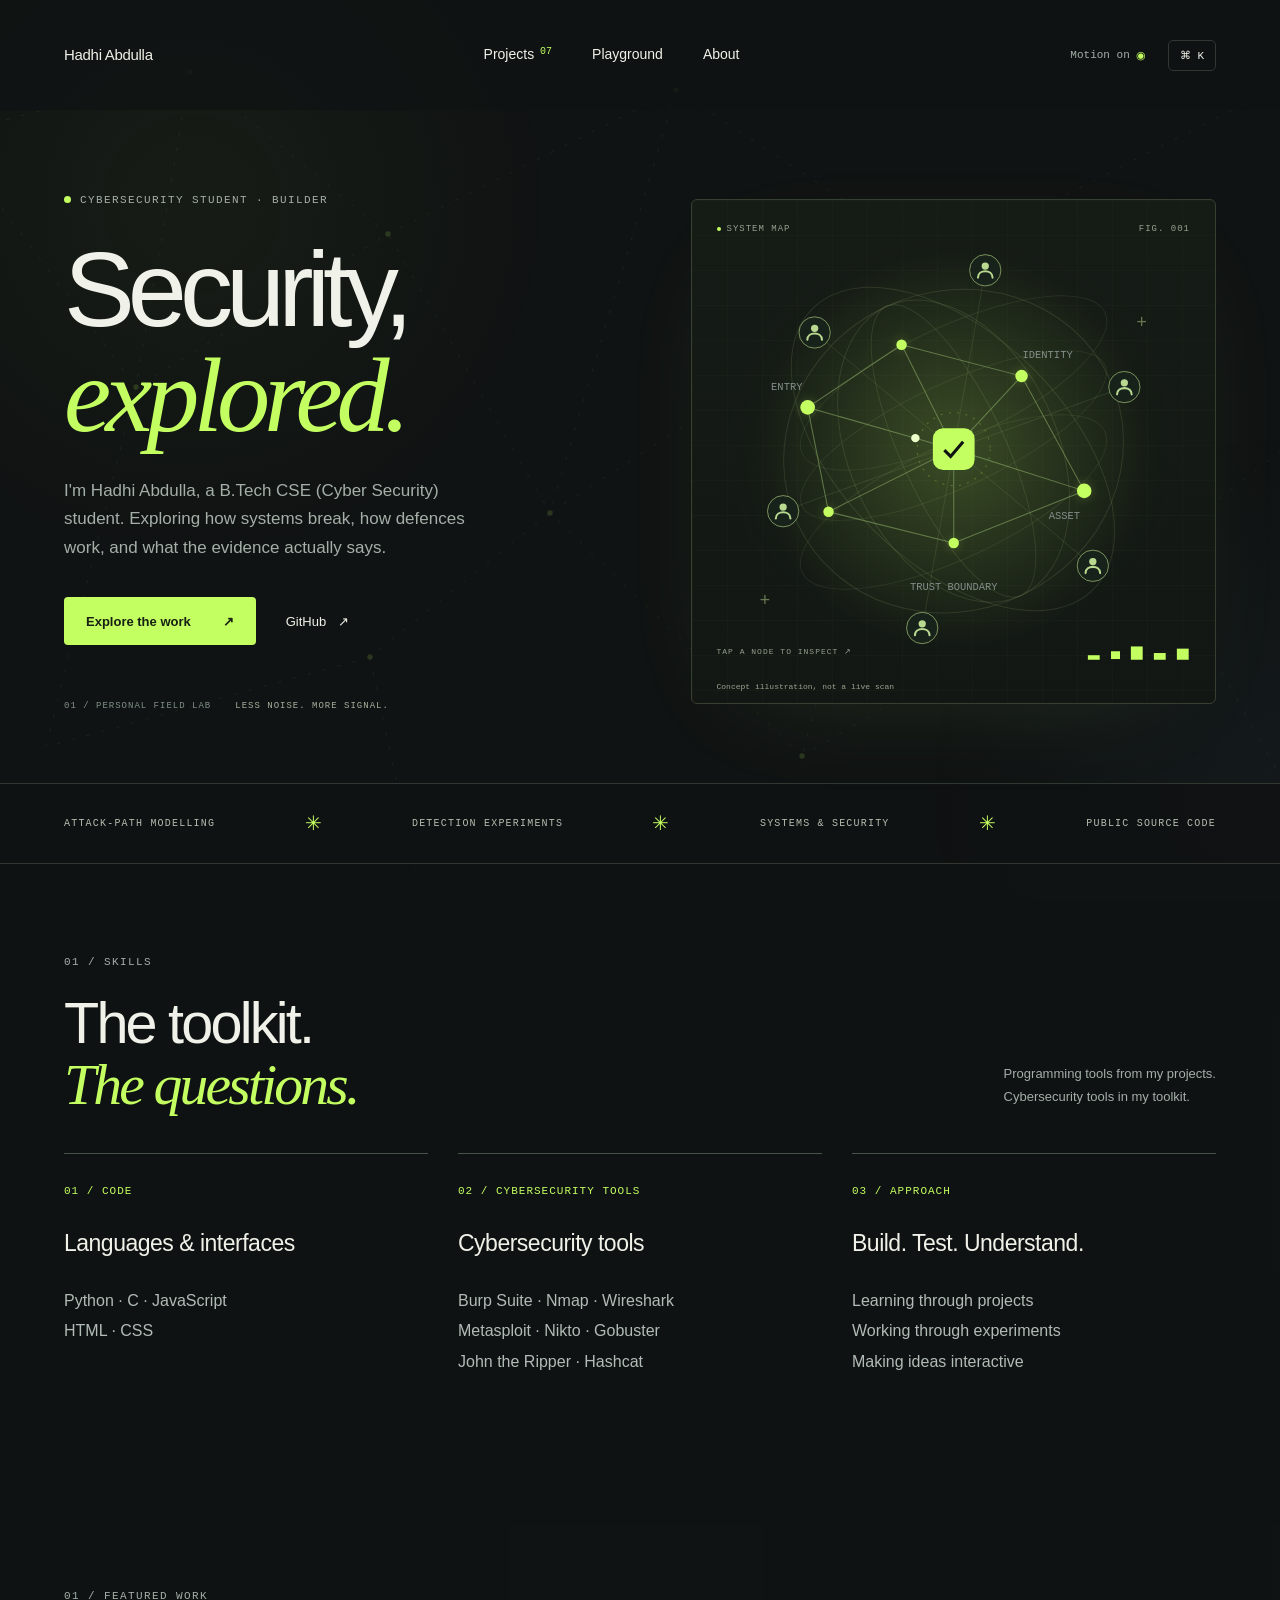
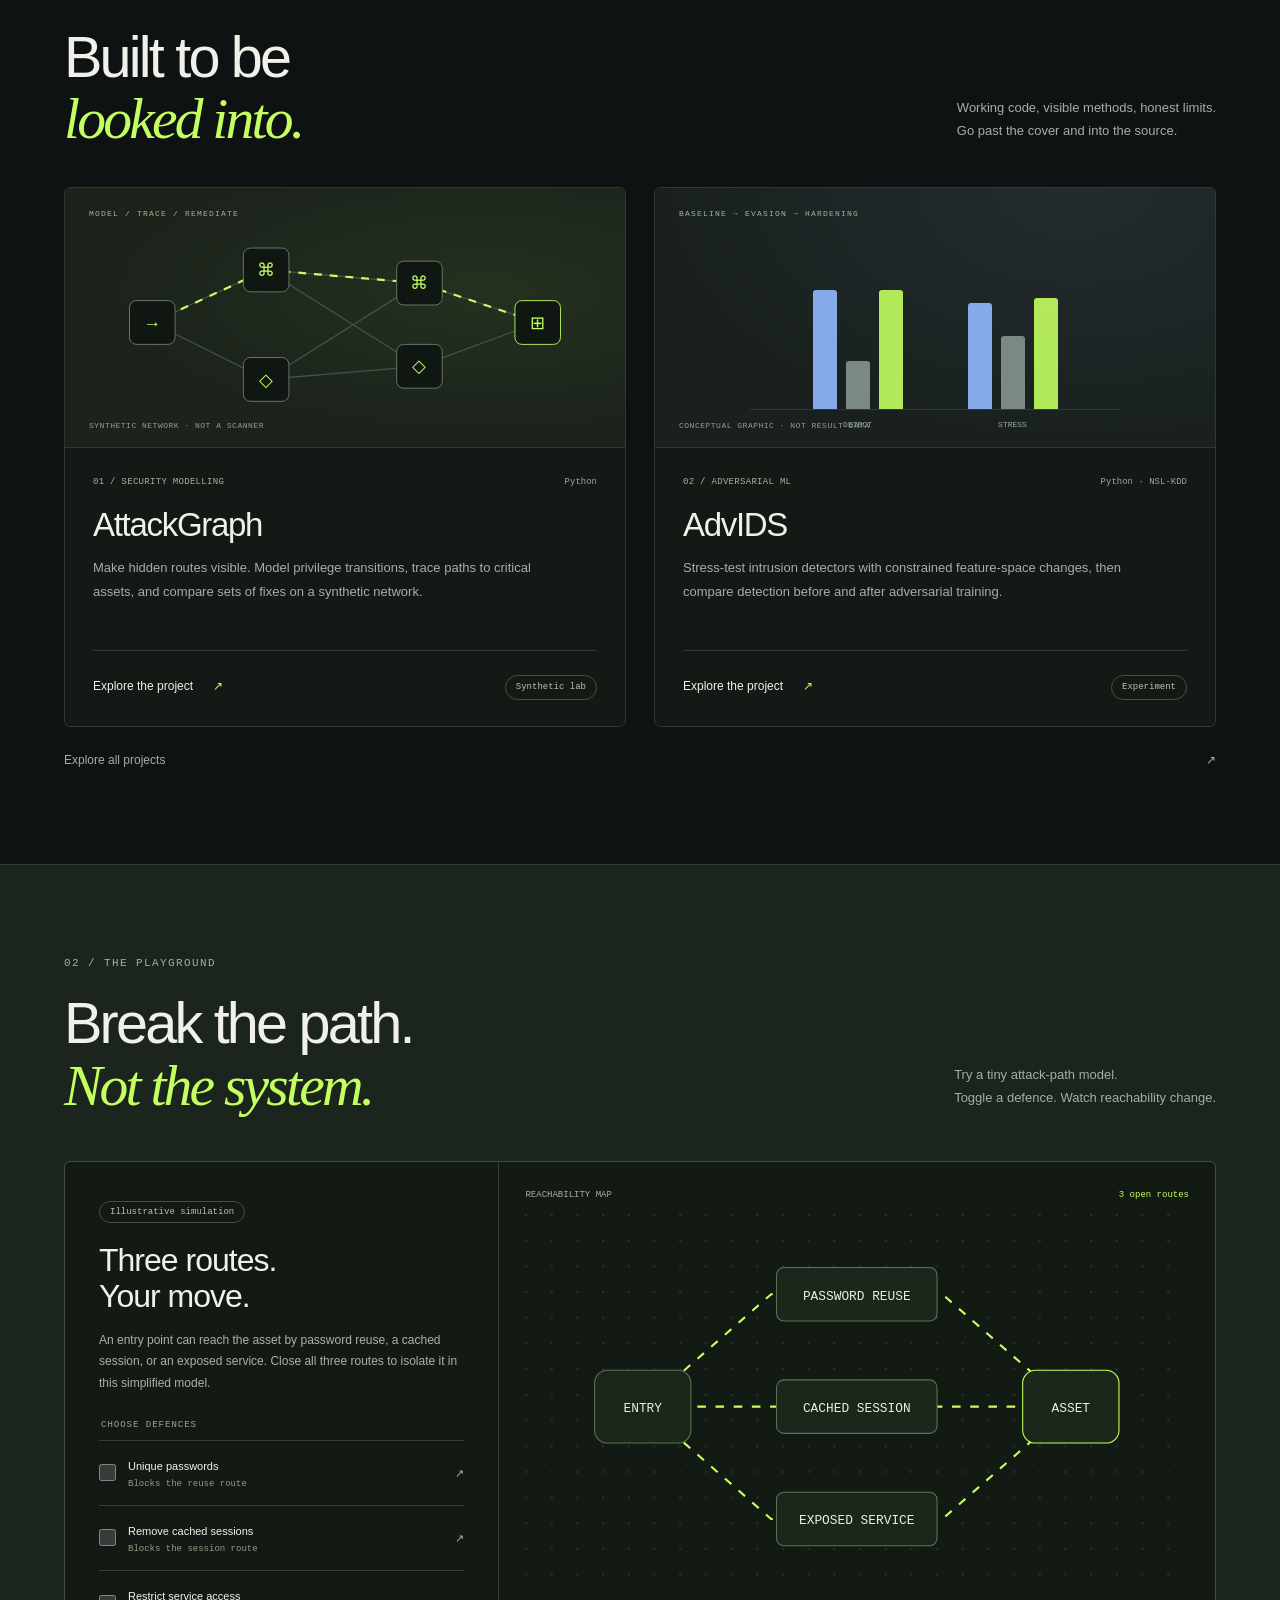
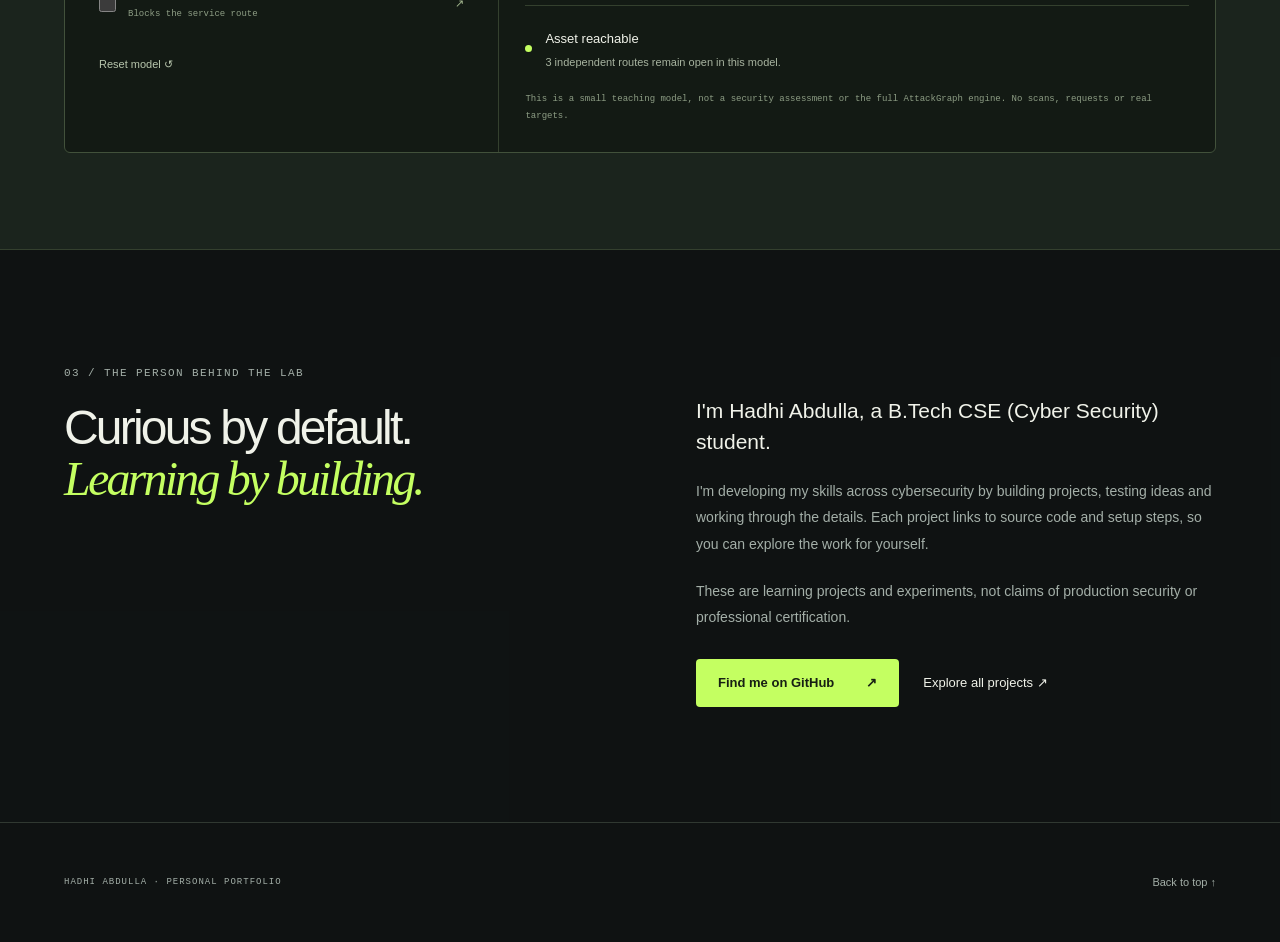
<file: index.html>
<!doctype html>
<html lang="en">
<head>
<meta charset="utf-8"><meta name="viewport" content="width=device-width,initial-scale=1">
<meta name="referrer" content="no-referrer"><meta http-equiv="Content-Security-Policy" content="default-src 'self'; script-src 'self'; style-src 'self' 'unsafe-inline'; img-src 'self' data:; connect-src 'none'; base-uri 'self'; form-action 'none'; object-src 'none'"><meta name="theme-color" content="#101313">
<meta name="description" content="Hadhi Abdulla's cybersecurity portfolio. Explore attack-path analysis, file integrity, machine-learning resilience and interactive security models.">
<meta property="og:title" content="Hadhi Abdulla | Security, explored."><meta property="og:description" content="Cybersecurity student. A portfolio of security projects, experiments and source code."><meta property="og:type" content="website">
<title>Hadhi Abdulla | Security, explored.</title><link rel="icon" href="data:,"><link rel="stylesheet" href="style.css?v=3"><script src="app.js?v=3" defer></script>
</head>
<body>
<div class="ambient-network" aria-hidden="true"><svg viewBox="0 0 1440 1000" preserveAspectRatio="xMidYMid slice"><g class="ambient-lines"><path d="M-50 150 220 80 440 260 760 100 1050 290 1460 80M-50 150 160 430 440 260 620 570 1050 290 1290 610 1460 480M160 430 60 830 420 730 620 570 900 840 1290 610 1480 950M220 80 160 430M760 100 620 570M1050 290 900 840M420 730 490 1060"/></g><g class="ambient-nodes"><circle cx="220" cy="80" r="3"/><circle cx="440" cy="260" r="3"/><circle cx="760" cy="100" r="3"/><circle cx="1050" cy="290" r="3"/><circle cx="160" cy="430" r="3"/><circle cx="620" cy="570" r="3"/><circle cx="1290" cy="610" r="3"/><circle cx="420" cy="730" r="3"/><circle cx="900" cy="840" r="3"/></g></svg><div class="ambient-light light-one"></div><div class="ambient-light light-two"></div></div>
<a class="skip" href="#main">Skip to content</a>
<div class="progress" aria-hidden="true"></div>
<header class="site-header wrap"><a class="site-name" href="#" aria-label="Hadhi Abdulla, home">Hadhi Abdulla</a><nav aria-label="Main navigation"><a href="projects.html">Projects <span>07</span></a><a href="#lab">Playground</a><a href="#about">About</a></nav><div class="header-actions"><button class="js-only" id="motion" aria-pressed="false" title="Pause decorative motion">Motion <span aria-hidden="true">◉</span></button><button class="js-only" id="open-search" aria-label="Open quick navigation">⌘ K</button></div></header>
<main id="main">
<section class="hero wrap" aria-labelledby="hero-title"><div class="hero-copy"><div class="eyebrow"><span class="status-dot"></span> CYBERSECURITY STUDENT · BUILDER</div><h1 id="hero-title">Security,<br><em>explored.</em></h1><p class="hero-intro">I'm Hadhi Abdulla, a B.Tech CSE (Cyber Security) student. Exploring how systems break, how defences work, and what the evidence actually says.</p><div class="hero-links"><a class="button primary" href="#work">Explore the work <span>↗</span></a><a class="text-link" href="https://github.com/hadhiabdulla">GitHub <span>↗</span></a></div><div class="hero-footnote"><span>01 / PERSONAL FIELD LAB</span><span>LESS NOISE. MORE SIGNAL.</span></div></div>
<div class="instrument" aria-label="Illustrative security network artwork"><div class="instrument-top"><span><i></i> SYSTEM MAP</span><span>FIG. 001</span></div><div class="orbital"><div class="orbit orbit-a"></div><div class="orbit orbit-b"></div><div class="orbit orbit-c"></div><div class="orbit orbit-d"></div><div class="sphere-line line-a"></div><div class="sphere-line line-b"></div><div class="sphere-line line-c"></div><svg class="network" aria-hidden="true" viewBox="0 0 480 420"><defs><radialGradient id="glow"><stop stop-color="#c4ff61" stop-opacity=".19"/><stop offset="1" stop-color="#c4ff61" stop-opacity="0"/></radialGradient></defs><circle cx="240" cy="210" r="190" fill="url(#glow)"/><g class="orbiting-users"><path d="M240 210 403.5 150.5" stroke="#8ca969" stroke-width=".7" opacity=".24"/><g transform="translate(403.5 150.5)"><g class="user-glyph"><circle r="15" fill="#17221b" stroke="#8ea96a" stroke-width=".8"/><circle cy="-4" r="3.5" fill="#b9d890"/><path d="M-7 7c0-8 14-8 14 0" fill="none" stroke="#b9d890" stroke-width="2" stroke-linecap="round"/></g></g><path d="M240 210 373.3 321.8" stroke="#8ca969" stroke-width=".7" opacity=".24"/><g transform="translate(373.3 321.8)"><g class="user-glyph"><circle r="15" fill="#17221b" stroke="#8ea96a" stroke-width=".8"/><circle cy="-4" r="3.5" fill="#b9d890"/><path d="M-7 7c0-8 14-8 14 0" fill="none" stroke="#b9d890" stroke-width="2" stroke-linecap="round"/></g></g><path d="M240 210 209.8 381.4" stroke="#8ca969" stroke-width=".7" opacity=".24"/><g transform="translate(209.8 381.4)"><g class="user-glyph"><circle r="15" fill="#17221b" stroke="#8ea96a" stroke-width=".8"/><circle cy="-4" r="3.5" fill="#b9d890"/><path d="M-7 7c0-8 14-8 14 0" fill="none" stroke="#b9d890" stroke-width="2" stroke-linecap="round"/></g></g><path d="M240 210 76.5 269.5" stroke="#8ca969" stroke-width=".7" opacity=".24"/><g transform="translate(76.5 269.5)"><g class="user-glyph"><circle r="15" fill="#17221b" stroke="#8ea96a" stroke-width=".8"/><circle cy="-4" r="3.5" fill="#b9d890"/><path d="M-7 7c0-8 14-8 14 0" fill="none" stroke="#b9d890" stroke-width="2" stroke-linecap="round"/></g></g><path d="M240 210 106.7 98.2" stroke="#8ca969" stroke-width=".7" opacity=".24"/><g transform="translate(106.7 98.2)"><g class="user-glyph"><circle r="15" fill="#17221b" stroke="#8ea96a" stroke-width=".8"/><circle cy="-4" r="3.5" fill="#b9d890"/><path d="M-7 7c0-8 14-8 14 0" fill="none" stroke="#b9d890" stroke-width="2" stroke-linecap="round"/></g></g><path d="M240 210 270.2 38.6" stroke="#8ca969" stroke-width=".7" opacity=".24"/><g transform="translate(270.2 38.6)"><g class="user-glyph"><circle r="15" fill="#17221b" stroke="#8ea96a" stroke-width=".8"/><circle cy="-4" r="3.5" fill="#b9d890"/><path d="M-7 7c0-8 14-8 14 0" fill="none" stroke="#b9d890" stroke-width="2" stroke-linecap="round"/></g></g></g><g class="net-lines"><path d="M100 170 190 110 305 140 365 250 240 300 120 270 100 170 240 210 305 140M190 110 240 210 240 300M120 270 240 210 365 250"/></g><g class="net-node"><circle cx="100" cy="170" r="7"/><circle cx="190" cy="110" r="5"/><circle cx="305" cy="140" r="6"/><circle cx="365" cy="250" r="7"/><circle cx="240" cy="300" r="5"/><circle cx="120" cy="270" r="5"/></g><g class="packet"><circle r="4"><animateMotion dur="4s" repeatCount="indefinite" path="M100 170 240 210 365 250"/></circle></g><circle class="core-halo" cx="240" cy="210" r="35"/><rect x="220" y="190" width="40" height="40" rx="10" fill="#c4ff61"/><path d="m231 211 6 6 12-14" fill="none" stroke="#101313" stroke-width="3"/><g fill="#82908b" font-family="monospace" font-size="10"><text x="65" y="153">ENTRY</text><text x="306" y="123">IDENTITY</text><text x="331" y="277">ASSET</text><text x="198" y="345">TRUST BOUNDARY</text></g></svg><button class="trace-hotspot hotspot-entry js-only" data-node="entry" aria-label="Inspect entry node" aria-pressed="false"><span></span></button><button class="trace-hotspot hotspot-identity js-only" data-node="identity" aria-label="Inspect identity node" aria-pressed="false"><span></span></button><button class="trace-hotspot hotspot-asset js-only" data-node="asset" aria-label="Inspect asset node" aria-pressed="false"><span></span></button><div class="cross cross-a">+</div><div class="cross cross-b">+</div></div><div class="instrument-bottom"><span class="figure-instruction">TAP A NODE TO INSPECT ↗</span><span class="signal-bars" aria-hidden="true">▂ ▄ ▆ ▃ ▅</span></div><div class="figure-inspector" id="figure-inspector" role="status" hidden></div><div class="art-label">Concept illustration, not a live scan</div></div></section>
<div class="discipline-band"><div class="wrap"><span>ATTACK-PATH MODELLING</span><b>✳</b><span>DETECTION EXPERIMENTS</span><b>✳</b><span>SYSTEMS & SECURITY</span><b>✳</b><span>PUBLIC SOURCE CODE</span></div></div>
<section id="skills" class="section wrap skills-section" aria-labelledby="skills-title"><div class="section-head"><div><div class="eyebrow">01 / SKILLS</div><h2 id="skills-title">The toolkit.<br><em>The questions.</em></h2></div><p>Programming tools from my projects.<br>Cybersecurity tools in my toolkit.</p></div><div class="skills-grid"><div><span class="skill-index">01 / CODE</span><h3>Languages & interfaces</h3><p>Python · C · JavaScript<br>HTML · CSS</p></div><div><span class="skill-index">02 / CYBERSECURITY TOOLS</span><h3>Cybersecurity tools</h3><p>Burp Suite · Nmap · Wireshark<br>Metasploit · Nikto · Gobuster<br>John the Ripper · Hashcat</p></div><div><span class="skill-index">03 / APPROACH</span><h3>Build. Test. Understand.</h3><p>Learning through projects<br>Working through experiments<br>Making ideas interactive</p></div></div></section><section id="work" class="section wrap" aria-labelledby="work-title"><div class="section-head"><div><div class="eyebrow">01 / FEATURED WORK</div><h2 id="work-title">Built to be<br><em>looked into.</em></h2></div><p>Working code, visible methods, honest limits.<br>Go past the cover and into the source.</p></div>
<div class="projects">
<article class="project feature" data-category="security"><a class="project-art graph-art" href="https://github.com/hadhiabdulla/attackgraph" data-project="attackgraph" aria-label="Explore AttackGraph project details"><span class="art-kicker">MODEL / TRACE / REMEDIATE</span><svg viewBox="0 0 600 250"><g fill="none" stroke="#46514a" stroke-width="1.5"><path d="M80 125 210 65 385 80 520 125M80 125 210 190 385 175 520 125M210 65 385 175M210 190 385 80"/></g><path class="route" d="M80 125 210 65 385 80 520 125" fill="none" stroke="#c4ff61" stroke-width="2.5"/><g fill="#101713" stroke="#71806f"><rect x="54" y="100" width="52" height="50" rx="8"/><rect x="184" y="40" width="52" height="50" rx="8"/><rect x="184" y="165" width="52" height="50" rx="8"/><rect x="359" y="55" width="52" height="50" rx="8"/><rect x="359" y="150" width="52" height="50" rx="8"/><rect x="494" y="100" width="52" height="50" rx="8" stroke="#c4ff61"/></g><g fill="#c4ff61" font-size="20" font-family="monospace" text-anchor="middle"><text x="80" y="132">→</text><text x="210" y="72">⌘</text><text x="210" y="197">◇</text><text x="385" y="87">⌘</text><text x="385" y="182">◇</text><text x="520" y="132">⊞</text></g></svg><span class="art-caption">SYNTHETIC NETWORK · NOT A SCANNER</span></a><div class="project-body"><div class="project-meta"><span>01 / SECURITY MODELLING</span><span>Python</span></div><h3>AttackGraph</h3><p>Make hidden routes visible. Model privilege transitions, trace paths to critical assets, and compare sets of fixes on a synthetic network.</p><div class="project-bottom"><a class="case-link" href="https://github.com/hadhiabdulla/attackgraph" data-project="attackgraph">Explore the project <span>↗</span></a><span class="pill">Synthetic lab</span></div></div></article>
<article class="project" data-category="ml"><a class="project-art ml-art" href="https://github.com/hadhiabdulla/advids-adversarial-resilience-lab" data-project="advids" aria-label="Explore AdvIDS project details"><span class="art-kicker">BASELINE → EVASION → HARDENING</span><div class="chart-decor"><div><span>DETECT</span><i style="--height:88%;--color:#92b8ff"></i><i style="--height:35%;--color:#87948e"></i><i style="--height:88%;--color:#c4ff61"></i></div><div><span>STRESS</span><i style="--height:78%;--color:#92b8ff"></i><i style="--height:54%;--color:#87948e"></i><i style="--height:82%;--color:#c4ff61"></i></div></div><span class="art-caption">CONCEPTUAL GRAPHIC · NOT RESULT DATA</span></a><div class="project-body"><div class="project-meta"><span>02 / ADVERSARIAL ML</span><span>Python · NSL-KDD</span></div><h3>AdvIDS</h3><p>Stress-test intrusion detectors with constrained feature-space changes, then compare detection before and after adversarial training.</p><div class="project-bottom"><a class="case-link" href="https://github.com/hadhiabdulla/advids-adversarial-resilience-lab" data-project="advids">Explore the project <span>↗</span></a><span class="pill">Experiment</span></div></div></article>


</div><a class="all-repos" href="projects.html">Explore all projects <span>↗</span></a></section>
<section id="lab" class="lab-section"><div class="wrap"><div class="section-head"><div><div class="eyebrow">02 / THE PLAYGROUND</div><h2>Break the path.<br><em>Not the system.</em></h2></div><p>Try a tiny attack-path model.<br>Toggle a defence. Watch reachability change.</p></div><div class="lab-grid"><div class="lab-controls"><span class="pill">Illustrative simulation</span><h3>Three routes.<br>Your move.</h3><p>An entry point can reach the asset by password reuse, a cached session, or an exposed service. Close all three routes to isolate it in this simplified model.</p><noscript><p>This interactive model needs JavaScript. All project summaries and source links work without it.</p></noscript><fieldset disabled><legend>Choose defences</legend><label><input type="checkbox" id="password"><span>Unique passwords<small>Blocks the reuse route</small></span><span aria-hidden="true">↗</span></label><label><input type="checkbox" id="session"><span>Remove cached sessions<small>Blocks the session route</small></span><span aria-hidden="true">↗</span></label><label><input type="checkbox" id="service"><span>Restrict service access<small>Blocks the service route</small></span><span aria-hidden="true">↗</span></label></fieldset><button id="reset-lab" class="text-link">Reset model ↺</button></div><div class="lab-map"><div class="map-heading"><span>REACHABILITY MAP</span><span id="path-count" role="status" aria-live="polite">3 open routes</span></div><svg viewBox="0 0 620 360" role="img" aria-labelledby="map-title map-description"><title id="map-title">Three-route reachability model</title><desc id="map-description">Entry connects through password reuse, cached session and exposed service to the asset. Use the controls to block each route.</desc><defs><pattern id="dots" width="24" height="24" patternUnits="userSpaceOnUse"><circle cx="1" cy="1" r="1" fill="#2c3530"/></pattern></defs><rect width="620" height="360" fill="url(#dots)"/><g fill="none" stroke-width="2"><path id="path-password" class="attack-path" d="M110 180 230 75H390L510 180"/><path id="path-session" class="attack-path" d="M110 180H510"/><path id="path-service" class="attack-path" d="M110 180 230 285H390L510 180"/></g><g class="map-node"><rect x="65" y="146" width="90" height="68" rx="12"/><rect id="asset-box" x="465" y="146" width="90" height="68" rx="12"/><rect x="235" y="50" width="150" height="50" rx="7"/><rect x="235" y="155" width="150" height="50" rx="7"/><rect x="235" y="260" width="150" height="50" rx="7"/></g><g fill="#e7eee8" text-anchor="middle" font-family="monospace" font-size="12"><text x="110" y="185">ENTRY</text><text x="510" y="185">ASSET</text><text x="310" y="80">PASSWORD REUSE</text><text x="310" y="185">CACHED SESSION</text><text x="310" y="290">EXPOSED SERVICE</text></g></svg><ul class="route-summary" aria-label="Route status"><li>Password reuse <span id="status-password">Open</span></li><li>Cached session <span id="status-session">Open</span></li><li>Exposed service <span id="status-service">Open</span></li></ul><div id="lab-result" class="lab-result" role="status"><span class="result-dot"></span><div><strong>Asset reachable</strong><p>3 independent routes remain open in this model.</p></div></div><p class="lab-note">This is a small teaching model, not a security assessment or the full AttackGraph engine. No scans, requests or real targets.</p></div></div></div></section>
<section id="about" class="section wrap about-section"><div><div class="eyebrow">03 / THE PERSON BEHIND THE LAB</div><h2>Curious by default.<br><em>Learning by building.</em></h2></div><div class="about-copy"><p class="large-copy">I'm Hadhi Abdulla, a B.Tech CSE (Cyber Security) student.</p><p>I'm developing my skills across cybersecurity by building projects, testing ideas and working through the details. Each project links to source code and setup steps, so you can explore the work for yourself.</p><p>These are learning projects and experiments, not claims of production security or professional certification.</p><div class="about-links"><a class="button primary" href="https://github.com/hadhiabdulla">Find me on GitHub <span>↗</span></a><a class="text-link" href="projects.html">Explore all projects ↗</a></div></div></section>
</main><footer class="wrap"><span>HADHI ABDULLA · PERSONAL PORTFOLIO</span><a href="#">Back to top ↑</a></footer>
<dialog id="project-dialog" aria-labelledby="dialog-title"><button class="dialog-close" aria-label="Close project details">✕</button><div class="eyebrow" id="dialog-category"></div><h2 id="dialog-title"></h2><p id="dialog-summary" class="large-copy"></p><h3>Inside the project</h3><ul id="dialog-points"></ul><div class="limits"><h3>What it does not claim</h3><p id="dialog-limits"></p></div><a id="dialog-source" class="button primary" href="https://github.com/hadhiabdulla">Inspect source code ↗</a></dialog>
<dialog id="nav-dialog" aria-labelledby="nav-title"><div class="nav-dialog-head"><h2 id="nav-title">Quick navigation</h2><button class="dialog-close" aria-label="Close quick navigation">✕</button></div><a href="projects.html">01 &nbsp; All projects <span>↗</span></a><a href="#lab">02 &nbsp; Interactive playground <span>↗</span></a><a href="#about">03 &nbsp; About Hadhi <span>↗</span></a><a href="https://github.com/hadhiabdulla">GitHub profile <span>↗</span></a><p>Press Escape to close.</p></dialog>
</body></html>
</file>
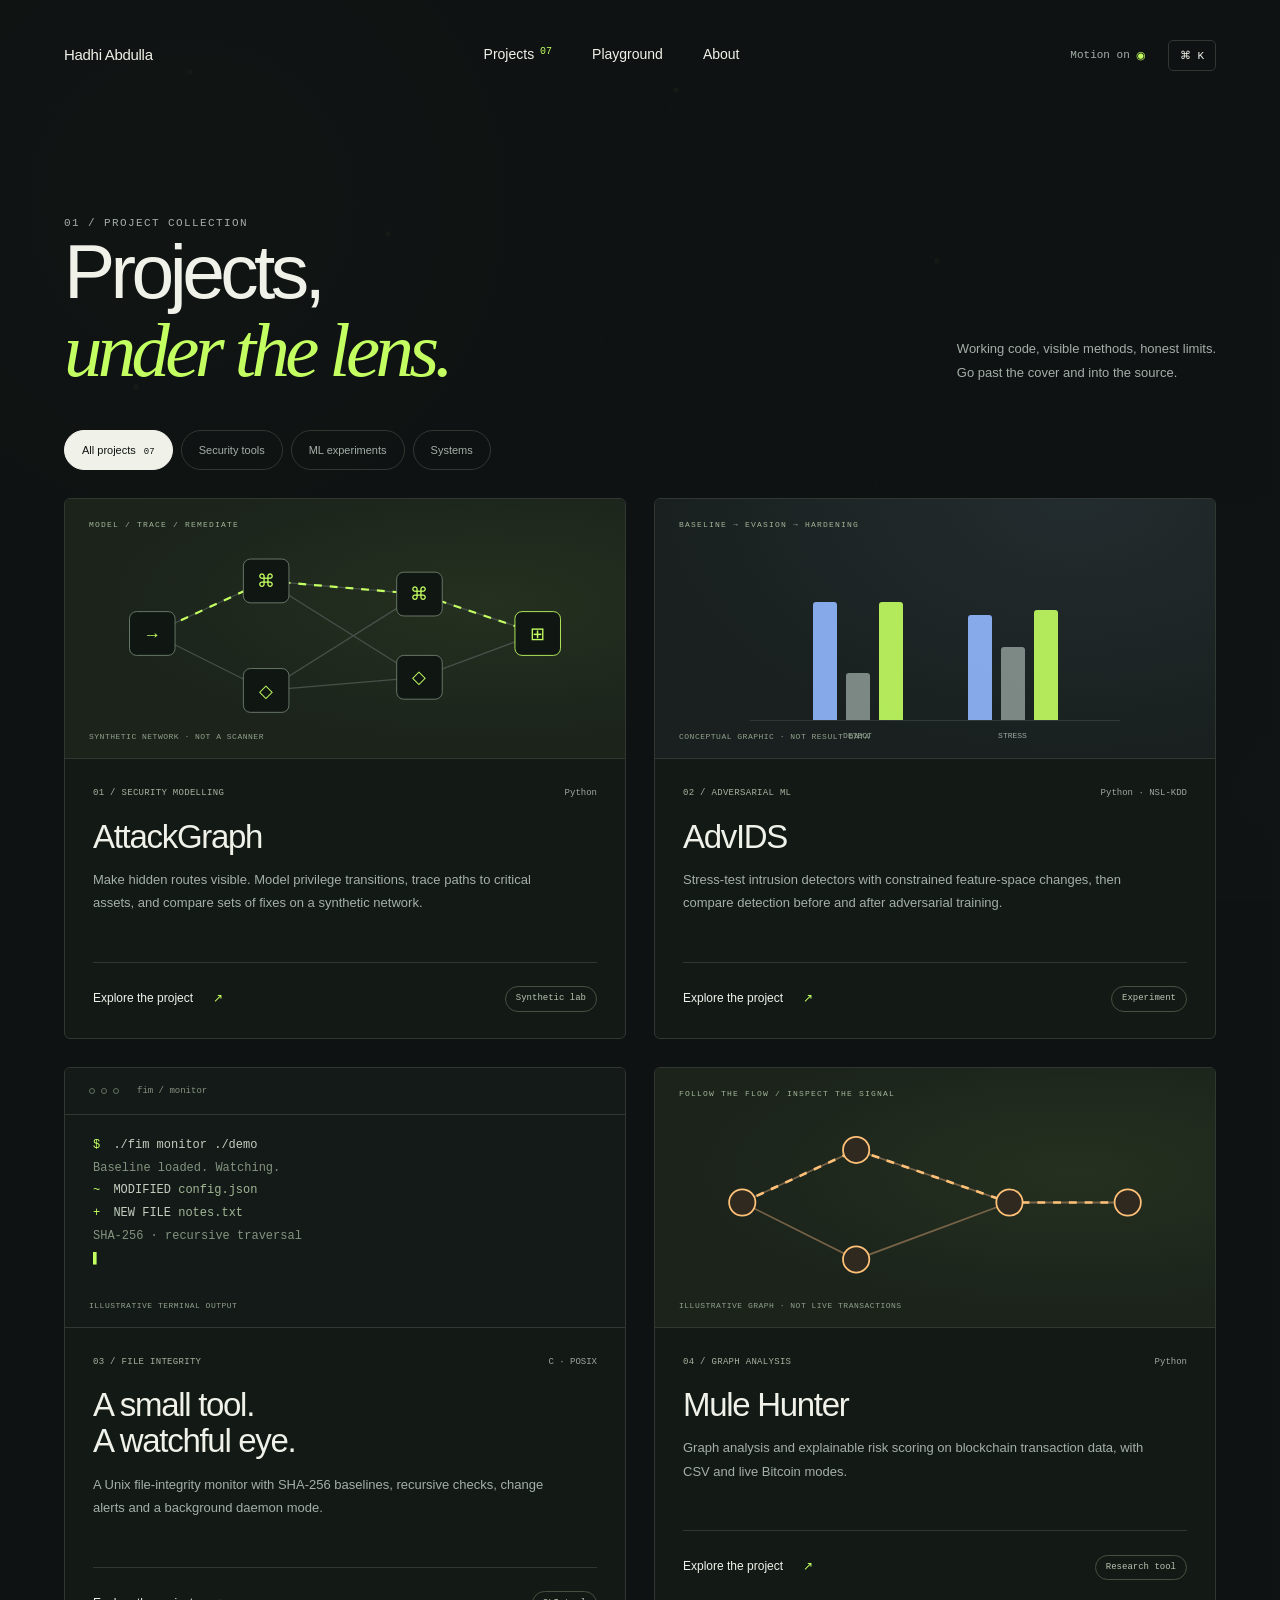
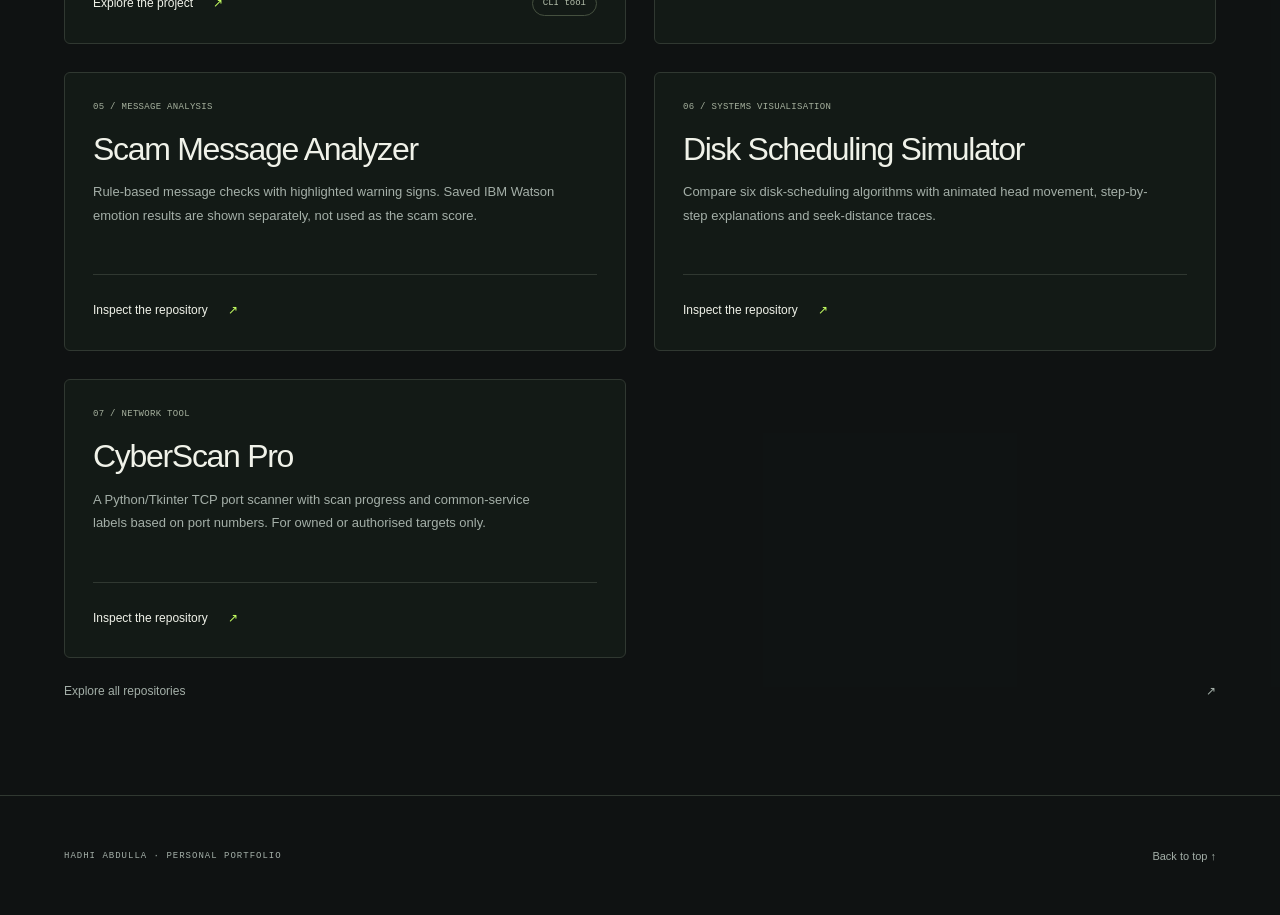
<file: projects.html>
<!doctype html>
<html lang="en">
<head>
<meta charset="utf-8"><meta name="viewport" content="width=device-width,initial-scale=1">
<meta name="referrer" content="no-referrer"><meta http-equiv="Content-Security-Policy" content="default-src 'self'; script-src 'self'; style-src 'self' 'unsafe-inline'; img-src 'self' data:; connect-src 'none'; base-uri 'self'; form-action 'none'; object-src 'none'"><meta name="theme-color" content="#101313">
<meta name="description" content="Hadhi Abdulla's cybersecurity portfolio. Explore attack-path analysis, file integrity, machine-learning resilience and interactive security models.">
<meta property="og:title" content="Hadhi Abdulla | Security, explored."><meta property="og:description" content="Cybersecurity student. A portfolio of security projects, experiments and source code."><meta property="og:type" content="website">
<title>Projects | Hadhi Abdulla</title><link rel="icon" href="data:,"><link rel="stylesheet" href="style.css?v=3"><script src="app.js?v=3" defer></script>
</head>
<body>
<div class="ambient-network" aria-hidden="true"><svg viewBox="0 0 1440 1000" preserveAspectRatio="xMidYMid slice"><g class="ambient-lines"><path d="M-50 150 220 80 440 260 760 100 1050 290 1460 80M-50 150 160 430 440 260 620 570 1050 290 1290 610 1460 480M160 430 60 830 420 730 620 570 900 840 1290 610 1480 950M220 80 160 430M760 100 620 570M1050 290 900 840M420 730 490 1060"/></g><g class="ambient-nodes"><circle cx="220" cy="80" r="3"/><circle cx="440" cy="260" r="3"/><circle cx="760" cy="100" r="3"/><circle cx="1050" cy="290" r="3"/><circle cx="160" cy="430" r="3"/><circle cx="620" cy="570" r="3"/><circle cx="1290" cy="610" r="3"/><circle cx="420" cy="730" r="3"/><circle cx="900" cy="840" r="3"/></g></svg><div class="ambient-light light-one"></div><div class="ambient-light light-two"></div></div>
<a class="skip" href="#main">Skip to content</a>
<div class="progress" aria-hidden="true"></div>
<header class="site-header wrap"><a class="site-name" href="index.html" aria-label="Hadhi Abdulla, home">Hadhi Abdulla</a><nav aria-label="Main navigation"><a href="projects.html">Projects <span>07</span></a><a href="index.html#lab">Playground</a><a href="index.html#about">About</a></nav><div class="header-actions"><button class="js-only" id="motion" aria-pressed="false" title="Pause decorative motion">Motion <span aria-hidden="true">◉</span></button><button class="js-only" id="open-search" aria-label="Open quick navigation">⌘ K</button></div></header>
<main id="main">
<section id="work" class="section wrap" aria-labelledby="work-title"><div class="section-head"><div><div class="eyebrow">01 / PROJECT COLLECTION</div><h1 id="work-title">Projects,<br><em>under the lens.</em></h1></div><p>Working code, visible methods, honest limits.<br>Go past the cover and into the source.</p></div><div class="filter-row" role="group" aria-label="Filter projects"><button class="filter active" data-filter="all" aria-pressed="true">All projects <span>07</span></button><button class="filter" data-filter="security" aria-pressed="false">Security tools</button><button class="filter" data-filter="ml" aria-pressed="false">ML experiments</button><button class="filter" data-filter="systems" aria-pressed="false">Systems</button><span id="filter-status" class="sr-only" role="status"></span></div>
<div class="projects">
<article class="project feature" data-category="security"><a class="project-art graph-art" href="https://github.com/hadhiabdulla/attackgraph" data-project="attackgraph" aria-label="Explore AttackGraph project details"><span class="art-kicker">MODEL / TRACE / REMEDIATE</span><svg viewBox="0 0 600 250"><g fill="none" stroke="#46514a" stroke-width="1.5"><path d="M80 125 210 65 385 80 520 125M80 125 210 190 385 175 520 125M210 65 385 175M210 190 385 80"/></g><path class="route" d="M80 125 210 65 385 80 520 125" fill="none" stroke="#c4ff61" stroke-width="2.5"/><g fill="#101713" stroke="#71806f"><rect x="54" y="100" width="52" height="50" rx="8"/><rect x="184" y="40" width="52" height="50" rx="8"/><rect x="184" y="165" width="52" height="50" rx="8"/><rect x="359" y="55" width="52" height="50" rx="8"/><rect x="359" y="150" width="52" height="50" rx="8"/><rect x="494" y="100" width="52" height="50" rx="8" stroke="#c4ff61"/></g><g fill="#c4ff61" font-size="20" font-family="monospace" text-anchor="middle"><text x="80" y="132">→</text><text x="210" y="72">⌘</text><text x="210" y="197">◇</text><text x="385" y="87">⌘</text><text x="385" y="182">◇</text><text x="520" y="132">⊞</text></g></svg><span class="art-caption">SYNTHETIC NETWORK · NOT A SCANNER</span></a><div class="project-body"><div class="project-meta"><span>01 / SECURITY MODELLING</span><span>Python</span></div><h3>AttackGraph</h3><p>Make hidden routes visible. Model privilege transitions, trace paths to critical assets, and compare sets of fixes on a synthetic network.</p><div class="project-bottom"><a class="case-link" href="https://github.com/hadhiabdulla/attackgraph" data-project="attackgraph">Explore the project <span>↗</span></a><span class="pill">Synthetic lab</span></div></div></article>
<article class="project" data-category="ml"><a class="project-art ml-art" href="https://github.com/hadhiabdulla/advids-adversarial-resilience-lab" data-project="advids" aria-label="Explore AdvIDS project details"><span class="art-kicker">BASELINE → EVASION → HARDENING</span><div class="chart-decor"><div><span>DETECT</span><i style="--height:88%;--color:#92b8ff"></i><i style="--height:35%;--color:#87948e"></i><i style="--height:88%;--color:#c4ff61"></i></div><div><span>STRESS</span><i style="--height:78%;--color:#92b8ff"></i><i style="--height:54%;--color:#87948e"></i><i style="--height:82%;--color:#c4ff61"></i></div></div><span class="art-caption">CONCEPTUAL GRAPHIC · NOT RESULT DATA</span></a><div class="project-body"><div class="project-meta"><span>02 / ADVERSARIAL ML</span><span>Python · NSL-KDD</span></div><h3>AdvIDS</h3><p>Stress-test intrusion detectors with constrained feature-space changes, then compare detection before and after adversarial training.</p><div class="project-bottom"><a class="case-link" href="https://github.com/hadhiabdulla/advids-adversarial-resilience-lab" data-project="advids">Explore the project <span>↗</span></a><span class="pill">Experiment</span></div></div></article>
<article class="project" data-category="systems security"><a class="project-art terminal-art" href="https://github.com/hadhiabdulla/unix-file-integrity-monitor" data-project="fim" aria-label="Explore file integrity project details"><div class="terminal-top"><i></i><i></i><i></i><span>fim / monitor</span></div><div class="terminal-lines"><span><b>$</b> ./fim monitor ./demo</span><span class="muted">Baseline loaded. Watching.</span><span><b>~</b> MODIFIED <em>config.json</em></span><span><b>+</b> NEW FILE <em>notes.txt</em></span><span class="muted">SHA-256 · recursive traversal</span><span class="cursor">▌</span></div><span class="art-caption">ILLUSTRATIVE TERMINAL OUTPUT</span></a><div class="project-body"><div class="project-meta"><span>03 / FILE INTEGRITY</span><span>C · POSIX</span></div><h3>A small tool.<br>A watchful eye.</h3><p>A Unix file-integrity monitor with SHA-256 baselines, recursive checks, change alerts and a background daemon mode.</p><div class="project-bottom"><a class="case-link" href="https://github.com/hadhiabdulla/unix-file-integrity-monitor" data-project="fim">Explore the project <span>↗</span></a><span class="pill">CLI tool</span></div></div></article>

<article class="project" data-category="security ml"><a class="project-art graph-art" href="https://github.com/hadhiabdulla/mule-hunter" data-project="mule" aria-label="Explore Mule Hunter project details"><span class="art-kicker">FOLLOW THE FLOW / INSPECT THE SIGNAL</span><svg viewBox="0 0 600 250" aria-hidden="true"><g fill="none" stroke="#766247" stroke-width="2"><path d="M80 125 210 65 385 125 520 125M80 125 210 190 385 125"/></g><path class="route" d="M80 125 210 65 385 125 520 125" fill="none" stroke="#ffc178" stroke-width="3"/><g fill="#30291f" stroke="#ffc178" stroke-width="2"><circle cx="80" cy="125" r="15"/><circle cx="210" cy="65" r="15"/><circle cx="210" cy="190" r="15"/><circle cx="385" cy="125" r="15"/><circle cx="520" cy="125" r="15"/></g></svg><span class="art-caption">ILLUSTRATIVE GRAPH · NOT LIVE TRANSACTIONS</span></a><div class="project-body"><div class="project-meta"><span>04 / GRAPH ANALYSIS</span><span>Python</span></div><h3>Mule Hunter</h3><p>Graph analysis and explainable risk scoring on blockchain transaction data, with CSV and live Bitcoin modes.</p><div class="project-bottom"><a class="case-link" href="https://github.com/hadhiabdulla/mule-hunter" data-project="mule">Explore the project <span>↗</span></a><span class="pill">Research tool</span></div></div></article><article class="project compact-project" data-category="security"><div class="project-body"><div class="project-meta"><span>05 / MESSAGE ANALYSIS</span></div><h3>Scam Message Analyzer</h3><p>Rule-based message checks with highlighted warning signs. Saved IBM Watson emotion results are shown separately, not used as the scam score.</p><div class="project-bottom"><a class="case-link" href="https://github.com/hadhiabdulla/scam-message-analyzer">Inspect the repository <span>↗</span></a></div></div></article><article class="project compact-project" data-category="systems"><div class="project-body"><div class="project-meta"><span>06 / SYSTEMS VISUALISATION</span></div><h3>Disk Scheduling Simulator</h3><p>Compare six disk-scheduling algorithms with animated head movement, step-by-step explanations and seek-distance traces.</p><div class="project-bottom"><a class="case-link" href="https://github.com/hadhiabdulla/disk-scheduling-simulator">Inspect the repository <span>↗</span></a></div></div></article><article class="project compact-project" data-category="security systems"><div class="project-body"><div class="project-meta"><span>07 / NETWORK TOOL</span></div><h3>CyberScan Pro</h3><p>A Python/Tkinter TCP port scanner with scan progress and common-service labels based on port numbers. For owned or authorised targets only.</p><div class="project-bottom"><a class="case-link" href="https://github.com/hadhiabdulla/network-port-scanner-pro">Inspect the repository <span>↗</span></a></div></div></article></div><a class="all-repos" href="https://github.com/hadhiabdulla?tab=repositories">Explore all repositories <span>↗</span></a></section>
</main><footer class="wrap"><span>HADHI ABDULLA · PERSONAL PORTFOLIO</span><a href="#">Back to top ↑</a></footer>
<dialog id="project-dialog" aria-labelledby="dialog-title"><button class="dialog-close" aria-label="Close project details">✕</button><div class="eyebrow" id="dialog-category"></div><h2 id="dialog-title"></h2><p id="dialog-summary" class="large-copy"></p><h3>Inside the project</h3><ul id="dialog-points"></ul><div class="limits"><h3>What it does not claim</h3><p id="dialog-limits"></p></div><a id="dialog-source" class="button primary" href="https://github.com/hadhiabdulla">Inspect source code ↗</a></dialog>
<dialog id="nav-dialog" aria-labelledby="nav-title"><div class="nav-dialog-head"><h2 id="nav-title">Quick navigation</h2><button class="dialog-close" aria-label="Close quick navigation">✕</button></div><a href="projects.html">01 &nbsp; Selected work <span>↗</span></a><a href="index.html#lab">02 &nbsp; Interactive playground <span>↗</span></a><a href="index.html#about">03 &nbsp; About Hadhi <span>↗</span></a><a href="https://github.com/hadhiabdulla">GitHub profile <span>↗</span></a><p>Press Escape to close.</p></dialog>
</body></html>
</file>
<file: style.css>
@charset "UTF-8";
:root{color-scheme:dark;--bg:#101313;--panel:#171c1a;--text:#f0f2e9;--muted:#a4afa8;--lime:#c4ff61;--rule:#303831;--mono:"Courier New",monospace;--font:Arial,Helvetica,sans-serif}*{box-sizing:border-box}html{scroll-behavior:smooth;scroll-padding-top:100px}body{margin:0;background:var(--bg);color:var(--text);font:16px/1.65 var(--font);overflow-x:clip}a{color:inherit;text-decoration:none}button,input{font:inherit}button{cursor:pointer}button,a,input{-webkit-tap-highlight-color:transparent}button{color:inherit}button:focus-visible,a:focus-visible,input:focus-visible{outline:2px solid var(--lime);outline-offset:6px}::selection{background:var(--lime);color:var(--bg)}.wrap{max-width:1360px;margin:auto;padding-left:64px;padding-right:64px}.site-header{height:110px;display:flex;align-items:center;justify-content:space-between;gap:30px}.monogram{font-size:36px;font-weight:700;letter-spacing:-3px;line-height:1}.monogram>span{color:#738177}.monogram .brand-dot{color:var(--lime)}nav{display:flex;gap:40px;font-size:14px}nav a{position:relative}nav a:after{content:"";height:1px;position:absolute;bottom:-6px;background:var(--lime);left:0;right:100%;transition:right .25s}nav a:hover:after{right:0}nav span{font:10px var(--mono);vertical-align:super;color:var(--lime);margin-left:2px}.header-actions{display:flex;align-items:center;gap:22px}.header-actions button{border:0;background:none;padding:10px 0;font:11px var(--mono);color:var(--muted)}.header-actions button:last-child{border:1px solid var(--rule);padding:8px 11px;border-radius:5px;color:var(--text)}#motion span{color:var(--lime);margin-left:5px}.hero{display:grid;grid-template-columns:1.12fr 1fr;gap:38px;min-height:665px;padding-top:70px;padding-bottom:52px;align-items:center}.eyebrow{font:11px/1.5 var(--mono);letter-spacing:1.4px;color:var(--muted);display:flex;align-items:center;gap:9px}.status-dot,.result-dot{height:7px;width:7px;border-radius:50%;background:var(--lime);display:inline-block;flex-shrink:0}.hero h1{font-size:clamp(76px,8.3vw,122px);line-height:.99;letter-spacing:-7px;margin:29px 0 28px;font-weight:500}.hero h1 em,h2 em{font-family:Georgia,"Times New Roman",serif;font-weight:400;color:var(--lime);letter-spacing:-6px}.hero-intro{font-size:17px;line-height:1.7;color:var(--muted);max-width:405px;margin:0}.hero-links{display:flex;gap:30px;align-items:center;margin-top:34px}.button{min-height:48px;display:inline-flex;align-items:center;justify-content:space-between;gap:32px;padding:12px 22px;border-radius:4px;font-size:13px;font-weight:600}.primary{background:var(--lime);color:#172013;transition:background .2s,transform .2s}.primary:hover{background:#d5ff93;transform:translateY(-2px)}.text-link{font-size:13px;background:none;border:0;padding:10px 0;display:inline-flex;gap:12px;align-items:center}.text-link:hover{color:var(--lime)}.hero-footnote{display:flex;gap:24px;margin-top:56px;font:9px var(--mono);letter-spacing:1px;color:#809086}.hero-footnote span+span{color:#a6b19d}.instrument{min-width:0;position:relative;aspect-ratio:1.04;border:1px solid #364031;border-radius:6px;background:radial-gradient(ellipse at 50% 50%,#25321d66,transparent 62%),linear-gradient(0deg,#121713,#151b15);overflow:hidden;box-shadow:0 30px 110px -60px #a1cf6430}.instrument:before{content:"";position:absolute;inset:0;background-image:linear-gradient(#92b46c08 1px,transparent 1px),linear-gradient(90deg,#92b46c08 1px,transparent 1px);background-size:35px 35px}.instrument-top,.instrument-bottom{position:absolute;left:25px;right:25px;display:flex;align-items:center;justify-content:space-between;font:9px var(--mono);letter-spacing:1px;color:#95a08e;z-index:1}.instrument-top{top:24px}.instrument-top>span{display:flex;align-items:center;gap:6px}.instrument-top i{width:4px;height:4px;border-radius:50%;background:var(--lime)}.instrument-bottom{bottom:42px;font-size:8px}.signal-bars{color:var(--lime);font-size:15px}.art-label{position:absolute;bottom:12px;left:25px;font:8px var(--mono);color:#9aa58f}.orbital{position:absolute;inset:30px 0 35px;perspective:500px}.network{position:absolute;inset:0;width:100%;height:100%;z-index:2}.net-lines path{fill:none;stroke:#7c9a5c;stroke-width:1;opacity:.7}.net-node{fill:var(--lime);filter:drop-shadow(0 0 5px #c4ff613a)}.core-halo{fill:none;stroke:#c4ff6140;stroke-dasharray:2 6}.packet{fill:#ecffca}.orbit{position:absolute;left:17%;top:14%;width:66%;height:73%;border:1px solid #71805740;border-radius:50%;transform:rotate(-25deg)}.orbit-b{transform:rotate(45deg);width:76%;left:12%;height:52%;top:24%}.orbit-c{width:40%;left:30%;transform:rotate(-25deg)}.orbit-d{width:20%;left:40%;transform:rotate(-25deg)}.sphere-line{position:absolute;left:18%;right:18%;top:35%;height:24%;border:1px solid #71805730;border-radius:50%;transform:rotate(-25deg)}.line-b{top:22%;height:26%}.line-c{top:49%;height:26%}.cross{position:absolute;color:#667651;font:18px var(--mono)}.cross-a{top:19%;right:13%}.cross-b{bottom:13%;left:13%}.discipline-band{border-top:1px solid var(--rule);border-bottom:1px solid var(--rule);margin-top:8px}.discipline-band>div{display:flex;justify-content:space-between;align-items:center;gap:24px;min-height:79px;font:10px var(--mono);letter-spacing:1.2px;color:#b5beb0}.discipline-band b{color:var(--lime);font-size:20px;font-weight:400}.section{padding-top:105px;padding-bottom:90px}.section-head{display:flex;justify-content:space-between;align-items:flex-end;gap:30px;margin-bottom:38px}h2{font-size:clamp(40px,4.5vw,65px);line-height:1.06;letter-spacing:-2.8px;font-weight:400;margin:22px 0 0}h2 em{letter-spacing:-2.8px}.section-head>p{font-size:13px;color:var(--muted);max-width:330px;line-height:1.8;margin:0 0 6px}.filter-row{display:flex;gap:8px;flex-wrap:wrap;margin:40px 0 28px}.filter{border:1px solid var(--rule);border-radius:30px;background:transparent;padding:10px 17px;font-size:11px;color:var(--muted);min-height:40px}.filter span{font:9px var(--mono);margin-left:5px}.filter.active{background:var(--text);border-color:var(--text);color:var(--bg)}.filter:hover{border-color:var(--text)}.projects{display:grid;grid-template-columns:1fr 1fr;gap:28px}.project{border:1px solid var(--rule);border-radius:6px;overflow:hidden;background:#151917;transition:border-color .25s,transform .25s;min-width:0}.project:hover{border-color:#68775a;transform:translateY(-3px)}.project[hidden]{display:none}.project-art{height:260px;background:#1b231c;position:relative;overflow:hidden;border-bottom:1px solid var(--rule)}.art-kicker{position:absolute;left:24px;top:21px;font:8px var(--mono);letter-spacing:1.2px;color:#a2b698}.art-caption{position:absolute;bottom:17px;left:24px;right:20px;font:8px var(--mono);letter-spacing:.5px;color:#91a18b}.graph-art{background:radial-gradient(ellipse at 75% 40%,#b5f66010,transparent 65%),#1b231b}.graph-art svg{position:absolute;inset:25px 0 15px;width:100%;height:calc(100% - 40px)}.route{stroke-dasharray:6 5}.project-body{padding:27px 28px 22px}.project-meta{display:flex;align-items:center;justify-content:space-between;gap:12px;font:9px/1.6 var(--mono);color:#a6b19e;letter-spacing:.3px}.project-meta span+span{color:#9ca69d;font-size:9px;letter-spacing:0;text-align:right}.project h3{font-size:33px;font-weight:400;letter-spacing:-1.3px;line-height:1.1;margin:18px 0 13px}.project-body>p{color:var(--muted);font-size:13px;line-height:1.8;max-width:465px;min-height:70px;margin:0}.project-bottom{display:flex;justify-content:space-between;align-items:center;gap:12px;margin-top:24px;padding-top:19px;border-top:1px solid var(--rule)}.case-link{background:none;border:0;padding:7px 0;font-size:12px;display:flex;gap:20px;align-items:center;text-align:left}.case-link span{color:var(--lime)}.case-link:hover{color:var(--lime)}.pill{font:9px/1.5 var(--mono);color:#b8c3af;border:1px solid #45503f;border-radius:30px;padding:5px 10px;white-space:nowrap}.ml-art{background:radial-gradient(at 75% 0%,#7893b51a,transparent 70%),#19201f}.chart-decor{height:175px;position:absolute;bottom:37px;left:17%;right:17%;display:flex;gap:35px;justify-content:center;align-items:flex-end;border-bottom:1px solid #72847440}.chart-decor>div{display:flex;align-items:flex-end;gap:9px;height:135px;position:relative;width:120px;justify-content:center}.chart-decor i{height:var(--height);background:var(--color);width:24px;border-radius:3px 3px 0 0;opacity:.9}.chart-decor span{font:8px var(--mono);color:#9daaa0;position:absolute;bottom:-20px}.terminal-art{background:#141a18}.terminal-top{height:47px;border-bottom:1px solid #303831;display:flex;align-items:center;gap:6px;padding:0 24px}.terminal-top i{display:block;width:6px;height:6px;border:1px solid #64715f;border-radius:50%}.terminal-top span{font:9px var(--mono);color:#85927f;margin-left:12px}.terminal-lines{display:flex;flex-direction:column;padding:19px 28px;font:12px/1.9 var(--mono);color:#c4cec0}.terminal-lines b{color:var(--lime);font-weight:400;margin-right:6px}.terminal-lines em{font-style:normal;color:#a3b896}.terminal-lines .muted{color:#84937f}.cursor{color:var(--lime)}.ticket-art{background:radial-gradient(at 50% 0,#89b1ac0c,transparent 70%),#19211f}.trace-row{position:absolute;inset:70px 28px 60px;display:flex;align-items:center;justify-content:space-between;gap:12px}.trace-row>div{flex:1;border:1px solid #4a5c4f;border-radius:6px;display:flex;flex-direction:column;align-items:center;padding:16px 5px;gap:5px}.trace-row span{font:10px var(--mono);color:var(--lime)}.trace-row b{font:9px var(--mono);letter-spacing:1px;color:#d2dfd4}.trace-row small{font:8px var(--mono);color:#94a396}.trace-row i{font-style:normal;color:#adc58c}.all-repos{display:flex;align-items:center;justify-content:space-between;font-size:12px;padding:24px 0 3px;color:var(--muted)}.all-repos:hover{color:var(--lime)}.lab-section{padding:90px 0 96px;background:#1a211b;border-top:1px solid #34402e;border-bottom:1px solid #34402e}.lab-grid{display:grid;grid-template-columns:.85fr 1.4fr;border:1px solid #42513b;border-radius:6px;overflow:hidden;margin-top:45px;background:#131a14}.lab-controls{padding:34px;border-right:1px solid #34402e}.lab-controls h3{font-size:32px;line-height:1.14;letter-spacing:-1px;font-weight:400;margin:20px 0 15px}.lab-controls>p{font-size:12px;color:#a8b4a0;line-height:1.8}.lab-controls fieldset{padding:0;border:0;margin:25px 0 10px;min-width:0}.lab-controls legend{font:9px var(--mono);color:#9da992;margin-bottom:10px;text-transform:uppercase;letter-spacing:1px}.lab-controls label{display:flex;gap:12px;align-items:center;padding:16px 0;border-top:1px solid #34402e;cursor:pointer;font-size:11px}.lab-controls label>span:last-child{margin-left:auto;color:#a5b990}.lab-controls input{accent-color:var(--lime);width:17px;height:17px;flex-shrink:0;margin:0}.lab-controls label small{display:block;font:9px var(--mono);margin-top:4px;color:#8e9e85}.lab-controls .text-link{color:#b9c7ae;font-size:11px}.lab-map{padding:28px 26px;display:flex;flex-direction:column;justify-content:center;min-width:0}.map-heading{display:flex;justify-content:space-between;gap:16px;font:9px var(--mono);color:#a6b49a}.map-heading span+span{color:var(--lime)}.lab-map svg{width:100%;height:auto;display:block;margin:14px 0 6px}.attack-path{stroke:var(--lime);stroke-dasharray:5 6;transition:stroke .3s,opacity .3s}.attack-path.blocked{stroke:#71816b;stroke-dasharray:2 7;opacity:.25}.map-node rect{fill:#1c271b;stroke:#5d7251;stroke-width:1}.map-node #asset-box{stroke:var(--lime)}.lab-result{display:flex;gap:13px;align-items:center;border-top:1px solid #34402e;padding:19px 0 0}.lab-result strong{font-size:13px;font-weight:400}.lab-result p{font-size:11px;color:#a8b4a0;margin:2px 0 0}.lab-note{font:9px/1.8 var(--mono);color:#8e9e85;margin:20px 0 0}.about-section{display:grid;grid-template-columns:1.1fr 1fr;gap:60px;padding-top:115px;padding-bottom:115px}.about-section h2{font-size:48px}.about-copy{padding-top:30px}.about-copy>p{font-size:14px;color:var(--muted);line-height:1.9;margin:0 0 20px}.about-copy .large-copy,.large-copy{font-size:21px;color:var(--text);line-height:1.5}.about-links{display:flex;align-items:center;gap:24px;margin-top:28px;flex-wrap:wrap}footer{border-top:1px solid var(--rule);min-height:120px;display:flex;align-items:center;justify-content:space-between;gap:20px}footer>span{font:9px var(--mono);letter-spacing:1px;color:var(--muted)}footer>a:last-child{font-size:11px;color:var(--muted)}dialog{border:1px solid #536347;border-radius:8px;background:#192019;color:var(--text);padding:40px;width:min(650px,calc(100% - 32px));max-height:85dvh;box-shadow:0 30px 120px #0008}dialog::backdrop{background:#050a07c9;backdrop-filter:blur(8px)}dialog .dialog-close{position:absolute;top:12px;right:12px;border:0;background:none;width:44px;height:44px;color:#a7b69b;font-size:18px}dialog h2{font-size:42px;margin-top:25px;margin-bottom:20px}dialog h3{font-size:13px;font-weight:400;margin:24px 0 10px}dialog ul{padding-left:18px;font-size:13px;color:#b4c1a9;line-height:1.8}.limits{border:1px solid #3d4d33;padding:0 20px 12px;margin:26px 0;font-size:12px;color:#b4c1a9}.limits h3{color:#e1ebd6}.nav-dialog-head h2{font-size:26px;margin:0 0 26px}.nav-dialog-head .dialog-close{top:23px}.nav-dialog-head+ a{border-top:1px solid #3d4d33}#nav-dialog>a{padding:18px 0;border-bottom:1px solid #3d4d33;display:flex;justify-content:space-between;font-size:14px}#nav-dialog>a:hover{color:var(--lime)}#nav-dialog>p{font:10px var(--mono);color:#a5b497;margin-top:25px}.skip{position:fixed;top:-100px;left:15px;background:var(--lime);color:#101313;padding:10px 18px;z-index:99}.skip:focus{top:10px}.sr-only{position:absolute;width:1px;height:1px;padding:0;margin:-1px;overflow:hidden;clip:rect(0,0,0,0);white-space:nowrap;border:0}.progress{position:fixed;top:0;height:2px;left:0;width:0;background:var(--lime);z-index:50}
@media(prefers-reduced-motion:no-preference){.orbit-a{animation:orbit-breathe 4s ease-in-out 1}.core-halo{animation:rotate-halo 4s linear 1;transform-origin:240px 210px}.route{animation:dash 4s linear 1}.hero-copy{animation:appear .65s ease-out both}.instrument{animation:appear .9s ease-out both}.cursor{animation:blink 1s steps(2) 4}.attack-path:not(.blocked){animation:dash 4s linear 1}}
@keyframes orbit-breathe{50%{opacity:.5;transform:rotate(-17deg) scale(.98)}}@keyframes rotate-halo{to{transform:rotate(100deg)}}@keyframes dash{to{stroke-dashoffset:-80}}@keyframes appear{from{transform:translateY(15px)}to{transform:translateY(0)}}@keyframes blink{50%{opacity:0}}
body.motion-paused *,body.motion-paused *:before,body.motion-paused *:after{animation:none!important;transition:none!important;scroll-behavior:auto!important}body.motion-paused .packet{display:none}html:has(body.motion-paused){scroll-behavior:auto}
@media(min-width:1450px){.hero{gap:80px}.hero h1{font-size:125px}}
@media(max-width:1050px){.wrap{padding-left:36px;padding-right:36px}.hero{gap:26px;padding-top:55px;min-height:590px}.hero h1{font-size:90px;letter-spacing:-5px}.hero h1 em{letter-spacing:-5px}.hero-intro{font-size:15px}.hero-footnote{gap:15px;font-size:7px}.instrument-bottom{font-size:7px}.discipline-band>div{font-size:8px;gap:16px}.project-body{padding:24px}.lab-controls{padding:25px}.lab-map{padding:23px 17px}.about-section{gap:40px}.about-section h2{font-size:40px}.project-art{height:230px}.trace-row{left:17px;right:17px;gap:8px}.trace-row b{font-size:8px;letter-spacing:0}.trace-row small{font-size:7px}}
@media(max-width:760px){.wrap{padding-left:24px;padding-right:24px}.site-header{height:88px;gap:15px}.monogram{font-size:31px}nav{gap:22px;font-size:12px}.header-actions{gap:12px}.header-actions button{font-size:10px}.header-actions button:last-child{display:none}.hero{grid-template-columns:1fr;gap:42px;padding-top:44px;padding-bottom:44px}.hero h1{font-size:clamp(76px,15vw,112px);letter-spacing:-5px;margin:23px 0}.hero-intro{font-size:16px;max-width:440px}.hero-links{margin-top:28px}.hero-footnote{margin-top:35px;font-size:8px;justify-content:space-between}.hero-footnote span+span{font-size:7px}.instrument{max-width:520px;aspect-ratio:1.3;width:100%;margin:auto}.instrument-bottom{bottom:35px}.art-label{bottom:12px;font-size:7px}.orbital{inset:10px 15px 35px}.discipline-band>div{min-height:70px;display:grid;grid-template-columns:1fr 1fr;gap:11px 15px;padding-top:16px;padding-bottom:16px;font-size:8px;letter-spacing:.5px}.discipline-band b{display:none}.section{padding-top:70px;padding-bottom:60px}.section-head{display:block;margin-bottom:27px}h2{font-size:47px;letter-spacing:-2px;line-height:1.08;margin-top:18px}h2 em{letter-spacing:-2px}.section-head>p{margin:22px 0 0;font-size:13px}.filter-row{margin-top:29px;gap:7px}.filter{font-size:10px;padding:9px 13px;min-height:40px}.projects{grid-template-columns:1fr;gap:24px}.project-art{height:250px}.project h3{font-size:30px}.project-body>p{min-height:0;max-width:none;font-size:13px}.project-meta{font-size:8px}.project-meta span+span{font-size:9px}.project-body{padding:24px}.project-bottom{margin-top:22px}.case-link{font-size:12px}.pill{font-size:8px}.lab-section{padding:65px 0}.lab-grid{grid-template-columns:1fr;margin-top:32px}.lab-controls{padding:25px;border-right:0;border-bottom:1px solid #34402e}.lab-controls h3{font-size:30px}.lab-controls>p{font-size:13px}.lab-controls label{font-size:12px;min-height:64px}.lab-map{padding:25px 18px}.lab-map svg{margin:25px -5px 12px;width:calc(100% + 10px)}.map-heading{font-size:8px}.lab-result p{font-size:10px}.lab-note{font-size:9px}.about-section{grid-template-columns:1fr;gap:10px}.about-section h2{font-size:41px}.about-copy{padding-top:25px}.about-copy .large-copy{font-size:22px}.about-copy>p{font-size:14px}.about-links{gap:16px}footer{flex-wrap:wrap;min-height:130px;padding-top:25px;padding-bottom:25px}footer>span{font-size:8px;max-width:175px;line-height:1.8}footer>a:last-child{font-size:10px}.trace-row{inset:70px 25px 60px}.trace-row b{font-size:8px}.trace-row small{font-size:7px}.eyebrow{font-size:9px;letter-spacing:1px}dialog{padding:30px 23px}dialog h2{font-size:35px}.large-copy{font-size:18px}}
@media(max-width:370px){.wrap{padding-left:18px;padding-right:18px}nav{gap:15px;font-size:11px}nav span{display:none}.site-header{gap:10px}.header-actions button{font-size:9px}.hero h1{font-size:73px;letter-spacing:-5px}.hero-links{gap:22px}.button{padding:12px 17px;gap:25px}.hero-footnote{font-size:7px;gap:10px}.hero-footnote span+span{font-size:6px}.project-body{padding:21px}.project-meta{font-size:7px}.project-meta span+span{font-size:8px}.trace-row{left:15px;right:15px;gap:6px}.trace-row small{font-size:6px}.about-section h2{font-size:37px}.filter{padding:9px 11px}}
@media(prefers-reduced-motion:reduce){html{scroll-behavior:auto}*,*:before,*:after{animation:none!important;transition:none!important}.packet{display:none}}

.js-only{display:none}body.js-enabled .js-only{display:inline-flex}.lab-controls fieldset:disabled{opacity:.45}
.header-actions button{white-space:nowrap}.header-actions #motion{align-items:center}.header-actions #motion span{margin-left:6px}
.route-summary{display:none}
@media(max-width:760px){body.js-enabled #open-search{display:none}.site-header nav a{white-space:nowrap}.header-actions #motion{font-size:9px}.route-summary{display:grid;gap:8px;list-style:none;padding:0;margin:10px 0 20px}.route-summary li{display:flex;align-items:center;justify-content:space-between;font-size:11px;gap:10px}.route-summary span{font:9px var(--mono);color:var(--lime)}.route-summary .closed{color:#a4b998}}

.site-name{font-size:15px;font-weight:500;white-space:nowrap;letter-spacing:-.3px}
@media(max-width:760px){.site-header{height:116px;display:grid;grid-template-columns:1fr auto;grid-template-rows:58px 38px;column-gap:20px;row-gap:0}.site-name{font-size:15px;align-self:end;padding-bottom:10px}.site-header nav{grid-row:2;grid-column:1 / -1;gap:29px;align-self:end;font-size:12px}.header-actions{grid-row:1;grid-column:2;align-self:end;padding-bottom:5px}.hero{padding-top:40px}.header-actions #motion{font-size:10px}footer{min-height:100px}}

/* Interactive figures: tiny local effects, one shared pause control. */
a.project-art{display:block;width:100%;text-align:left;color:inherit;cursor:pointer}
a.project-art:focus-visible{outline-offset:-6px;outline-color:var(--lime)}
a.project-art:after{content:'EXPLORE ↗';position:absolute;right:18px;top:17px;font:8px var(--mono);color:#c3d3b4;opacity:0;transition:opacity .2s}
a.project-art:hover:after,a.project-art:focus-visible:after{opacity:1}
.trace-hotspot{position:absolute;z-index:4;transform:translate(-50%,-50%);width:44px;height:44px;border:1px solid transparent;border-radius:50%;background:transparent;padding:0;align-items:center;justify-content:center;cursor:pointer}
.hotspot-entry{left:20.83%;top:40.48%}.hotspot-identity{left:63.54%;top:33.33%}.hotspot-asset{left:76.04%;top:59.52%}
.trace-hotspot:hover,.trace-hotspot[aria-pressed=true]{border-color:#c4ff6180;background:#c4ff6118}
.trace-hotspot:focus-visible{outline-offset:1px}
.figure-inspector{position:absolute;z-index:5;bottom:76px;left:24px;right:24px;padding:10px 13px;background:#172016f5;border:1px solid #5d7546;border-radius:5px;color:#d9e6cf;font:10px/1.6 var(--mono)}
.figure-inspector[hidden]{display:none}
@media(prefers-reduced-motion:no-preference){
.orbit-a{animation:orbit-breathe 10s ease-in-out infinite}.core-halo{animation:rotate-halo 30s linear infinite}.route{animation:dash 8s linear infinite}.attack-path:not(.blocked){animation:dash 16s linear infinite}
.chart-decor i{transform-origin:bottom;animation:bar-breathe 5s ease-in-out infinite alternate}.chart-decor i:nth-child(2){animation-delay:-1s}.chart-decor i:nth-child(3){animation-delay:-2s}.chart-decor>div:nth-child(2) i{animation-delay:-3s}
.trace-row>div{animation:stage-glow 6s ease-in-out infinite}.trace-row>div:nth-of-type(2){animation-delay:-4s}.trace-row>div:nth-of-type(3){animation-delay:-2s}
.trace-row>i{animation:arrow-flow 2s ease-in-out infinite}.trace-row>i:nth-of-type(2){animation-delay:-1s}
.cursor{animation:blink 1.5s steps(2) infinite}
}
@keyframes bar-breathe{from{transform:scaleY(.88)}to{transform:scaleY(1)}}
@keyframes stage-glow{0%,65%,100%{border-color:#4a5c4f;background:transparent}30%{border-color:#a5ce75;background:#c4ff6108}}
@keyframes arrow-flow{0%,100%{transform:translateX(-2px);opacity:.45}55%{transform:translateX(2px);opacity:1}}
@media(max-width:760px){.figure-inspector{bottom:65px;left:18px;right:18px;font-size:9px;padding:8px 10px}.trace-hotspot{width:44px;height:44px}a.project-art:after{opacity:1;font-size:7px;right:16px}.figure-instruction{font-size:7px}}

#work-title:is(h1){font-size:clamp(3rem,6vw,6rem);font-weight:500;letter-spacing:-.06em;line-height:1.02;margin:0} #work-title:is(h1) em{font-family:Georgia,serif;color:var(--lime);font-weight:400}

.skills-section{padding-top:90px;padding-bottom:90px}.skills-grid{display:grid;grid-template-columns:repeat(3,1fr);gap:30px}.skills-grid>div{border-top:1px solid #465447;padding-top:22px}.skill-index{font:11px monospace;color:#c4ff61;letter-spacing:1px}.skills-grid h3{font-size:23px;font-weight:500;letter-spacing:-.5px}.skills-grid p{color:#b2bcb6;line-height:1.9}.compact-project .project-body{min-height:270px}.compact-project h3{font-size:32px}@media(max-width:700px){.skills-grid{grid-template-columns:1fr;gap:28px}.skills-section{padding-top:60px;padding-bottom:60px}}

/* Slow decorative network. No tracking, canvas loop or external assets. */
.ambient-network{position:fixed;inset:0;z-index:-1;overflow:hidden;pointer-events:none;background:#101313;isolation:isolate}.ambient-network svg{width:100%;height:100%;opacity:.15;animation:ambient-drift 24s ease-in-out infinite alternate;transform-origin:center}.ambient-lines{fill:none;stroke:#789e64;stroke-width:.8;stroke-dasharray:4 13}.ambient-nodes{fill:#c4ff61}.ambient-light{position:absolute;width:60vw;height:60vw;border-radius:50%;background:radial-gradient(circle,rgba(117,161,64,.07),transparent 66%);animation:ambient-float 22s ease-in-out infinite alternate}.light-one{top:-20%;left:-15%}.light-two{right:-30%;bottom:-30%;animation-delay:-11s;background:radial-gradient(circle,rgba(86,129,160,.055),transparent 66%)}body{isolation:isolate;background:transparent}.site-header,main,footer{position:relative}.lab-section{background:rgba(29,38,31,.93)}.project{background:rgba(20,27,22,.96)}.discipline-band{background:rgba(16,19,19,.84)}
@keyframes ambient-drift{from{transform:translate3d(-10px,-8px,0) scale(1.03)}to{transform:translate3d(10px,12px,0) scale(1.07)}}@keyframes ambient-float{from{transform:translate3d(0,0,0)}to{transform:translate3d(10vw,8vh,0)}}
.reveal-ready{opacity:0;transform:translateY(26px);transition:opacity .65s ease,transform .75s cubic-bezier(.2,.7,.2,1);transition-delay:var(--reveal-delay,0ms)}.reveal-ready.is-revealed{opacity:1;transform:none}.reveal-ready.is-revealed .project-art svg{animation:art-arrive .9s ease both}@keyframes art-arrive{from{opacity:.6;transform:translateY(14px)}to{opacity:1;transform:none}}.motion-paused .reveal-ready{opacity:1;transform:none;transition:none}.motion-paused .ambient-network *{animation-play-state:paused!important}
@media(prefers-reduced-motion:reduce){.reveal-ready{opacity:1!important;transform:none!important;transition:none!important}.ambient-network *{animation:none!important}.project-art svg{animation:none!important}}@media(max-width:600px){.ambient-network svg{opacity:.11}.ambient-light{width:100vw;height:100vw}.reveal-ready{transform:translateY(16px)}}
html{background:#101313}.section,.site-header,footer{background-color:rgba(16,19,19,.8)}.hero{background:transparent}
.attack-path:not(.blocked){stroke-dasharray:8 9;animation:dash 2.6s linear infinite}.attack-path.blocked{animation:none!important;stroke-dasharray:4 7}.graph-art .route{stroke-dasharray:9 9;animation:dash 3.4s linear infinite}.network .net-node circle{animation:node-glimmer 4s ease-in-out infinite}.network .net-node circle:nth-child(2n){animation-delay:-2s}.terminal-lines>span:not(.cursor){animation:terminal-glow 5s ease-in-out infinite}.terminal-lines>span:nth-child(2n){animation-delay:-2.5s}@keyframes node-glimmer{50%{opacity:.55}}@keyframes terminal-glow{50%{opacity:.68}}
.motion-paused .ambient-network *,.motion-paused .network .net-node circle,.motion-paused .terminal-lines>span,.motion-paused .attack-path,.motion-paused .graph-art .route{animation-play-state:paused!important}.motion-paused .project-art svg{animation:none!important}
@media(prefers-reduced-motion:reduce){.network .net-node circle,.terminal-lines>span,.attack-path,.graph-art .route{animation:none!important}}
/* Gentle movement with no hard resets or large entrance jumps. */
.reveal-ready{transform:translateY(12px);transition:opacity .8s ease,transform .9s cubic-bezier(.22,.61,.36,1)}.reveal-ready.is-revealed{transform:none}.reveal-ready.is-revealed .project-art svg{animation:none}.graph-art .route{animation-duration:6s}.attack-path:not(.blocked){animation-duration:4s}.chart-decor i{animation-duration:7s}.ambient-network svg{will-change:transform}.ambient-light{will-change:transform}
@media(max-width:600px){.reveal-ready{transform:translateY(8px)}.reveal-ready.is-revealed{transform:none}}
@media(prefers-reduced-motion:reduce){.reveal-ready{transform:none!important;transition:none!important}}

.orbiting-users{transform-origin:240px 210px;animation:user-orbit 50s linear infinite}.user-glyph{animation:user-counter 50s linear infinite;transform-origin:0 0}@keyframes user-orbit{to{transform:rotate(360deg)}}@keyframes user-counter{to{transform:rotate(-360deg)}}@media(prefers-reduced-motion:reduce){.orbiting-users,.user-glyph{animation:none!important}}
</file>
